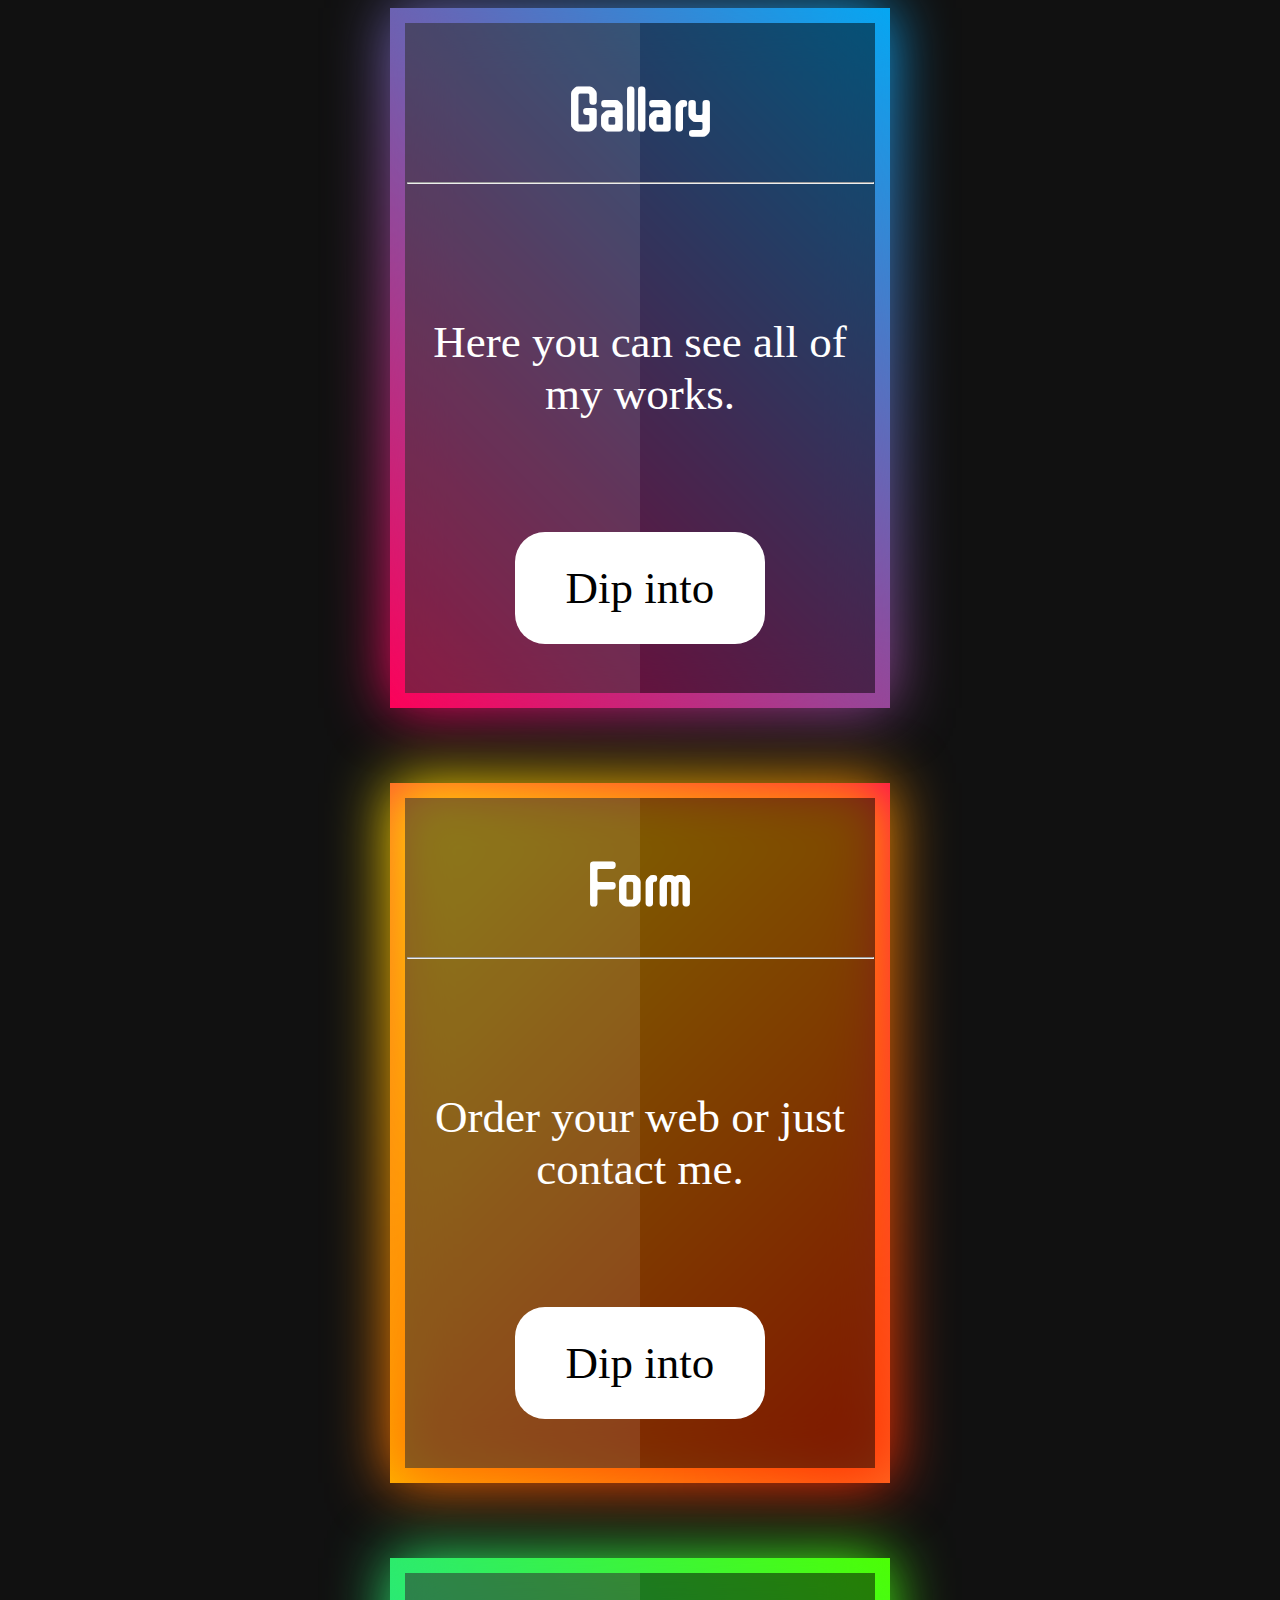
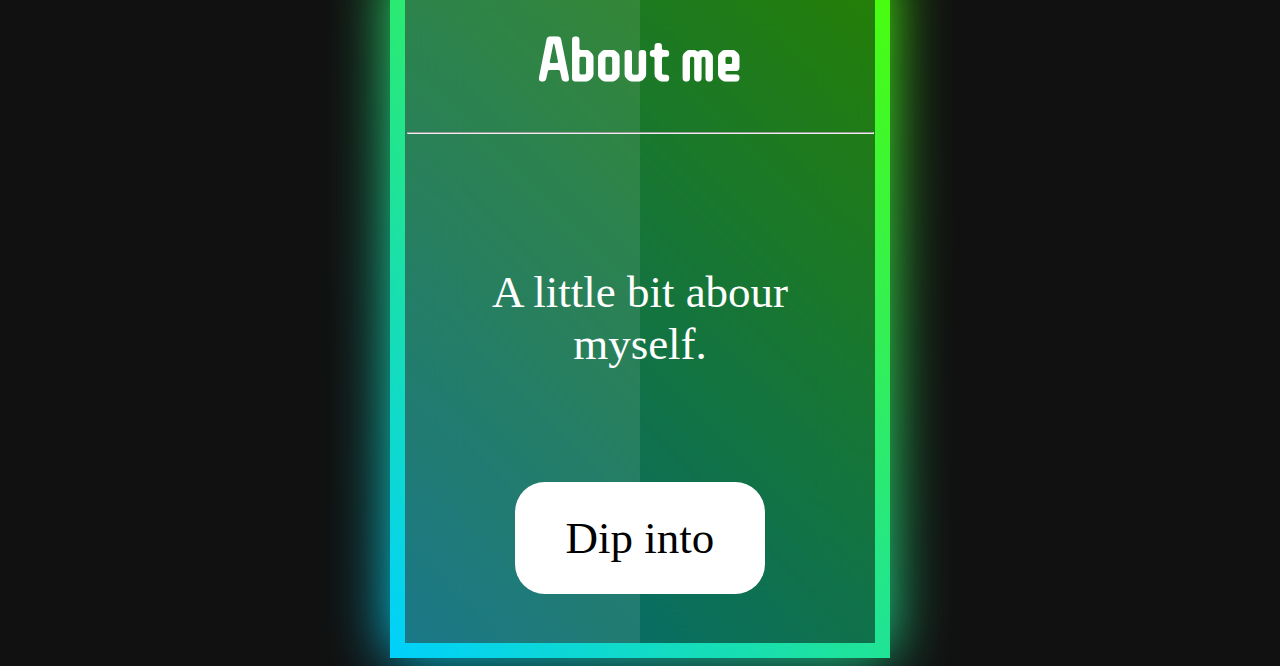
<file: index.html>
<!DOCTYPE html>
<html lang="en">
<head>
    <meta charset="UTF-8">
    <meta http-equiv="X-UA-Compatible" content="IE=edge">
    <meta name="viewport" content="width=device-width, initial-scale=1.0">
    <title>Ip_home</title>
    <link rel="preconnect" href="https://fonts.googleapis.com"> 
<link rel="preconnect" href="https://fonts.gstatic.com" crossorigin> 
<link href="https://fonts.googleapis.com/css2?family=Montserrat&family=ZCOOL+QingKe+HuangYou&display=swap" rel="stylesheet">
<link rel="stylesheet" href="styles/cads.css">
</head>
<body>
     <div class="container">
         <div class="box">
   
             <div class="content">
                <span></span>
                 <h2>Gallary <hr></h2> 
                 <p>Here you can see all of my works. </p>
                 <a href="gallary.html">Dip into</a>
             </div>
             <div class="content">
                <span></span>
                 <h2>Form<hr></h2> 
                 <p>Order your web or just contact me.</p>
                 <a href="rate.html">Dip into</a>
             </div>
             <div class="content">
                           <span></span>
                 <h2>About me <hr></h2> 
                 <p>A little bit abour myself.</p>
                 <a href="about_me.html">Dip into</a>
             </div>
         </div>
     </div>
</body>
</html>
</file>
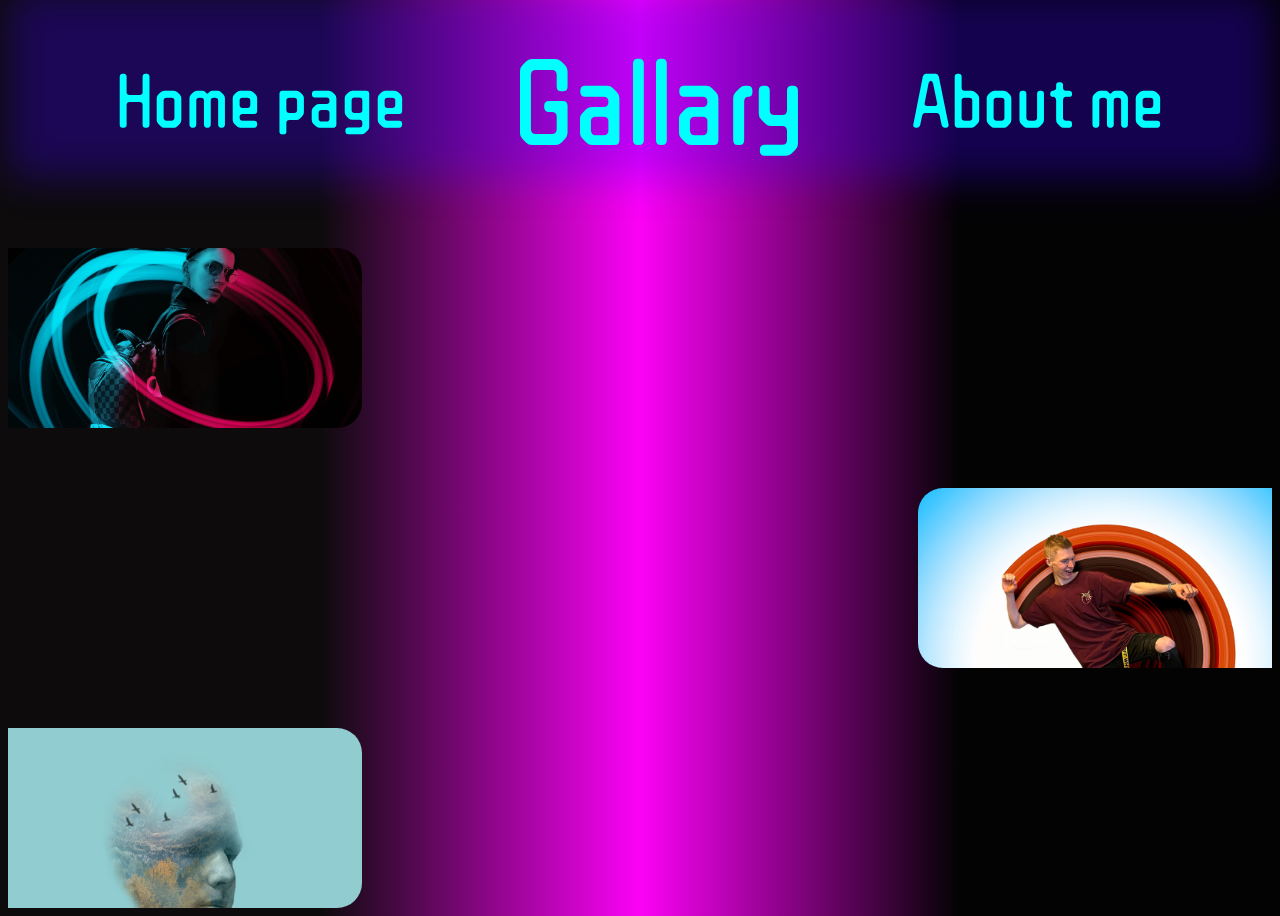
<file: gallary.html>
<!DOCTYPE html>
<html lang="en">
<head>
    <meta charset="UTF-8">
    <meta http-equiv="X-UA-Compatible" content="IE=edge">
    <meta name="viewport" content="width=device-width, initial-scale=1.0">
    <title>Ip_gallary</title>
    <link rel="preconnect" href="https://fonts.googleapis.com"> 
    <link rel="preconnect" href="https://fonts.gstatic.com" crossorigin> 
    <link href="https://fonts.googleapis.com/css2?family=Montserrat&family=ZCOOL+QingKe+HuangYou&display=swap" rel="stylesheet">
    <link rel="stylesheet" href="styles/gallary.css">
</head>
<body>
    <header>
        <div class="home_page"> <a href="/index.html">Home page</a></div>
        <div class="gallary">Gallary</div>
        <div class="information"><a href="/about_me.html">About me</a></div>
    </header>
    <main>
        <div class="work first">
            
        </div>
        <div class="work second">
            <div class="frame two"></div>
        </div>
        <div class="work third">
            <div class="frame three"></div>
        </div>
        <div class="work fours">
            <div class="frame four"></div>
        </div>
    </main>
    
</body>
</html>
</file>
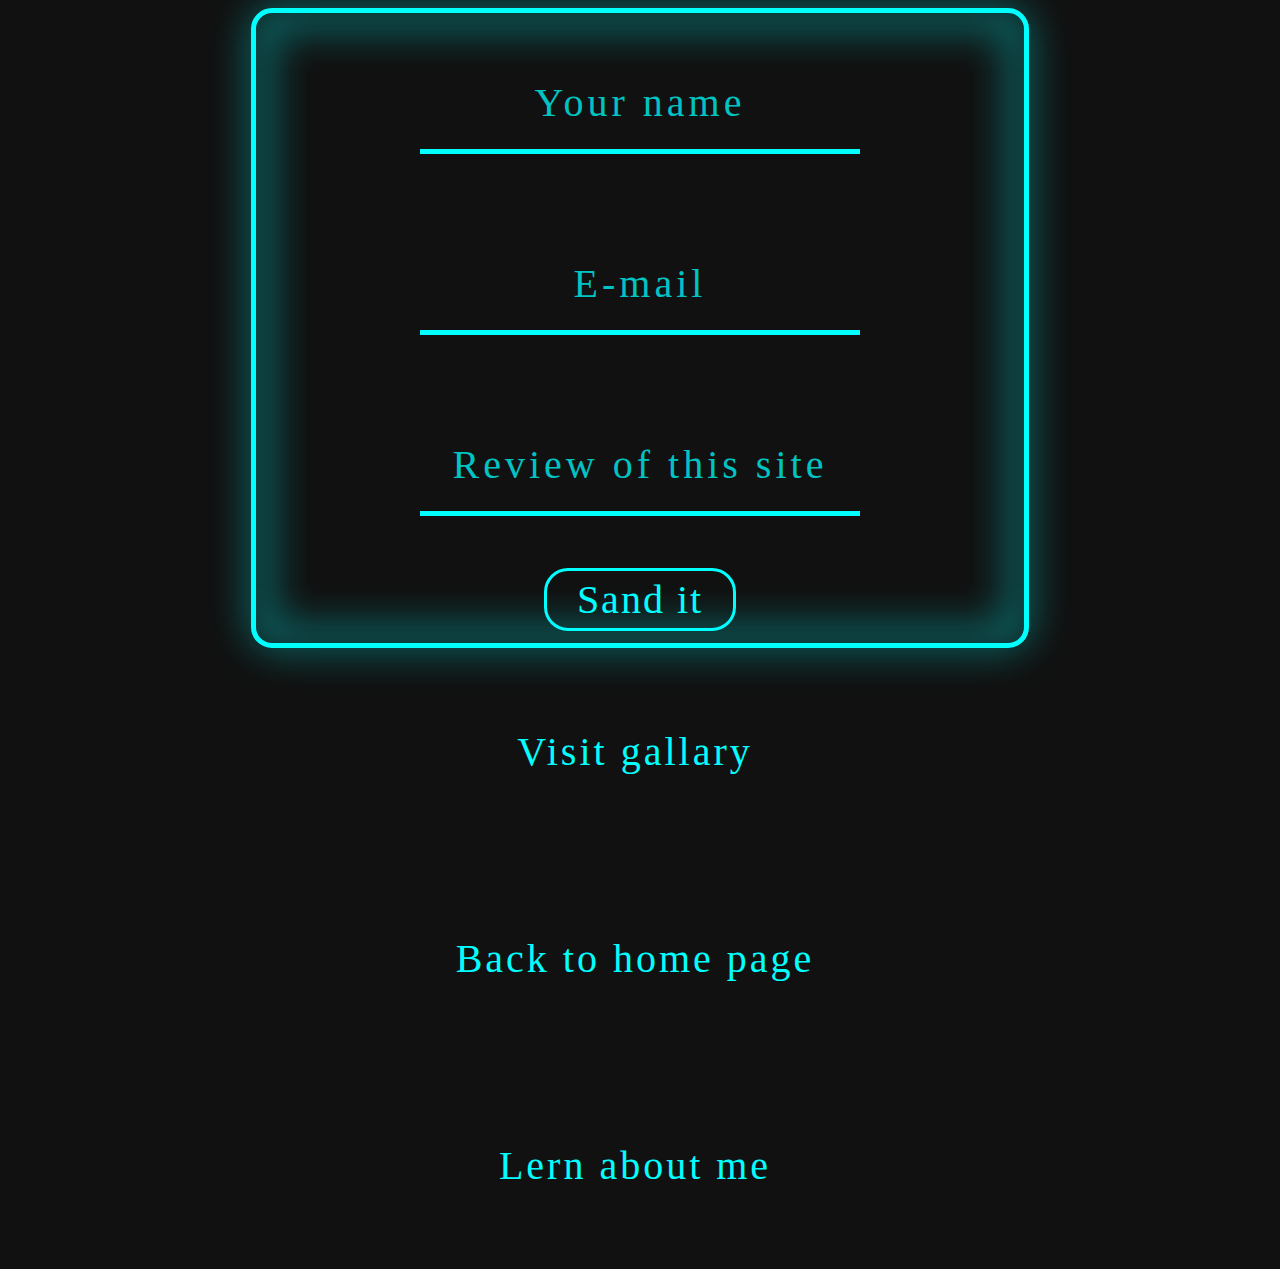
<file: rate.html>
<!DOCTYPE html>
<html lang="en">
<head>
    <meta charset="UTF-8">
    <meta http-equiv="X-UA-Compatible" content="IE=edge">
    <meta name="viewport" content="width=device-width, initial-scale=1.0">
    <title>IP_form</title>
    <link rel="preconnect" href="https://fonts.googleapis.com"> 
    <link rel="preconnect" href="https://fonts.gstatic.com" crossorigin> 
    <link href="https://fonts.googleapis.com/css2?family=Montserrat&family=ZCOOL+QingKe+HuangYou&display=swap" rel="stylesheet">
    <link rel="stylesheet" href="styles/rate.css">
</head>
<body>
    <div class="conteiner"> <form action="send.php"  class="form">
        <div> 
            <!-- <label class="name1" for="name">Name</label>  -->
           <input type="text" placeholder="Your name" required autocomplete="off">
        </div>
        <div class="rate">
            <!-- <label for="rate">Your rate</label> -->
             <input type="email"  list="rate" required placeholder="E-mail" autocomplete="off">
        </div>
        
        <div class="suggestion">
            <!-- <label for="suggestion">Your suggestion</label> -->
             <input id="suggestion"  required placeholder="Review of this site" autocomplete="off">
        </div>
    
        <div class="button">
          <button>Sand it</button>
        </div>
    </form>
    </div>

    <div class="refs">
        <a href="gallary.html">Visit gallary</a>
        <a href="index.html">Back to home page</a>
        <a href="about_me.html">Lern about me</a>
    </div>
    

       
    
    
</body>
</html>
</file>
<file: styles/cads.css>
/* html{
    background-color:#111;
    margin: 0;
    padding:0;
    font-size:30px;
    box-sizing: border-box;
}
h2{
    font-family: ZCOOL QingKe HuangYou;
}
p{
    font-family:monserrat;
}
.container{
    position: relative;
}
.cards{
   
    display: flex;
    align-items: center;
    min-height:100vh;
    justify-content: center;
   max-width: 90%;
   margin: auto;
    flex-wrap: wrap;
    gap:2.5rem;
    position: relative;
    
}



.first , .second , .last {
    color:rgb(222, 213, 213);
    width:500px;
    height: 700px;
    background-color: rgba(0,0,0,0.3);
    transition:0.5s;
    position: relative;
    
    
    
   
}
.first , .second ,  .last h2{
    text-align: center;
}
.first , .second , .last  p{
    padding:0 1rem 0 1rem;
}

.last{
    padding:0 1rem 0 1rem; 
    
}
.first::before {

    position:absolute;
    content:"";
    top: 0rem;
    bottom:0rem;
    left:-1rem;
    right:0rem;
    width:110%;
    height:110%;
    background: linear-gradient(45deg, rgba(255,226,0,1) 0%, rgba(255,38,0,1) 100%); 
z-index: -1;
margin: auto;


}
.first::after{
    position:absolute;
    content:"";
    top: 0;
    bottom:0;
    left:0;
    right:0;
    width:100%;
    height:100%;
    background: linear-gradient(45deg, rgba(255,226,0,1) 0%, rgba(255,38,0,1) 100%); 
    filter: blur(30px);
    z-index: -1;
   
  
}


.first:hover{
    color: black;
    transform: translateY(-30px);
    background-color: rgba(0,0,0,0.3);
    
  
}
.second:hover{
    transform: translateY(-30px);
    background-color: rgba(0,0,0,0.3);
    
}
.last:hover{
    transform: translateY(-30px);
    background-color: rgba(0,0,0,0.3);
   
}

.first{
    background-color: rgba(0,0,0,0.3);
} */

html{
    background: #111;
    margin: 0;
    padding:0;
    font-size:30px;
    box-sizing: border-box;
}
h2{
    text-align: center;
font-family: ZCOOL QingKe HuangYou;
font-size: 2rem;
align-items: center;
width: 100%;

}


p{
font-family:monserrat;
font-size: 1.5rem;
padding-right: 1rem;
padding-left: 1rem;
text-align: center;
align-self: center;
padding-bottom: 1rem;

}
hr{
    size: 10px;
   margin: 1.5rem  0.55rem 0 0.55rem;
}
a{
    display:flex;
    justify-content: center;
    text-decoration: none;
    font-size: 1.5rem;
    padding: 1rem 0;
        color: black;

        
    background-color: #fff;
    position: relative;
   margin-bottom:1.5rem;
   width:50%;
   border-radius: 1rem;
    
}
body{
    display:flex;
    flex-wrap:wrap;
    justify-content:center;
    align-items:center;
    min-height:100vh;
}

  .box{
      display: flex;
      position: relative;
      gap:2.5rem;
      flex-wrap:wrap;
      margin: 0 10% ;
      align-items: center;
      transition:0.5s;
      justify-content:center;
      
  }

  .content{
      color:white;
      position:relative;
      width:500px;
      height:700px;
      background: #111;
      align-items: center; 
      transition:0.5s;
      display: flex;
      flex-wrap:wrap;
      justify-content: center;
      align-items: center;
      
  }

  .container{
      display: flex;
      width: 100vw;
      justify-content: center;
      transition:0.5s;
  }

  .content:hover{
      transform:translateY(-30px)
  }
  .content::before{
      content:"";
      position:absolute;
      left:0;
      right:0;
      top: 0;
      bottom:0;
      background: linear-gradient(45deg, #ffbc00 0%, #ff0058 100%); 
      z-index: -2;
    }
      
  
  .content::after{
      content:"";
      position:absolute;
      left:0;
      right:0;
      top: 0;
      bottom:0;
      background: linear-gradient(135deg, rgba(255,226,0,1) 0%, rgba(255,38,0,1) 100%); 
      filter:blur(30px);
      z-index: -2;
  }

  .content:nth-child(1)::before,
  .content:nth-child(1)::after{

    background: linear-gradient(225deg, #03a9f4 0%, #ff0058);
  }

  .content:nth-child(3)::before,
  .content:nth-child(3)::after{
   
   
   
background: linear-gradient(225deg, #4dff03 0%, #00d0ff 100%);

}
 span{
    position:absolute;
    bottom:15px;
    top:15px;
    left: 15px;
    right:15px;
    background:rgba(0,0,0,0.5);
    z-index:-1;}

    span::before{
        content:" ";
        position:absolute;
        top:0;
        left:0;
        right:0;
        left:0;
        width:50%;
        height: 100%;
        background:rgba(255,255,255,0.1);
       
    }

    .content {
        position:relative;
        z-index: 10;
    }
</file>
<file: styles/gallary.css>
html{
    margin: 0;
    padding:0;
    box-sizing: border-box;
    font-size:30px;
    font-family: ZCOOL QingKe HuangYou;
}

body{
    background: linear-gradient(90deg, rgba(13,11,11,1) 25%, rgba(252,2,246,1) 50%, rgba(3,3,3,1) 75%);
}
header{
    position:relative;
    color:cyan;
    height:20vh;
    align-items:center;
    
    display:flex;
    justify-content:space-evenly;
    font-size:2.5rem;
    /* font-style: italic; */
    position: relative;
    background: transparent;
   
}
.gallary{
    font-size:4rem;
    transition: .8s;
}

.home_page {
    position:relative;
    left:-40rem;
    transform: translateX(40rem);
    transition: .8s;
    
   
   
}
.information{
    position:relative;
   right:-40rem;
   transform: translateX(-40rem);
    transition: .8s;
   
}


 


header::before{
    content:" ";
    left: 0;
    right:0;
    top:-0.6rem;
    bottom:0.3rem;
    position:absolute;
    background: rgb(60, 0, 255);
   z-index:-1;
   opacity: .3;
   filter: blur(20px);
}


main{
    overflow:hidden;
    position:relative;
    display:grid;
    grid-template-rows: repeat(4, 1fr);
    height:80vh;
}
.work{
position:relative;
margin-top:2rem;
    align-self:flex-end;
   
    width:30vw;
    height:20vh;
    border-radius:25px
}
.second , .fours{
    justify-self: flex-end;
   left:21rem;
   transform: translateX(-20rem);
   transition: all 0.5s;
}

.first , .third{
    left:-21rem;
    transform: translateX(20rem);
    transition: all 0.5s;
    
}

.third {
   
background-image: url(/images/dark-blue.png);
 background-position: center 25rem;
 
 background-size: cover;
}
 .second{
   
     background-image: url(/images/йа.png);
     background-position: center 25rem;
     background-size: cover;
 }
 .first{
     background-image: url(/images/dl.png);
     background-position: center 23rem;
    background-size: cover;

    
 }

 .work:hover{
transform:scale(1.5);
height:50vh;
width:25vw;
left: 20%;
top:10%;

 }

 .second:hover{
    left: -20%;
    top:10%;
    

 }

 a{
     text-decoration: none;
     color:cyan;
 }

 

 header div:hover , a:hover{
    letter-spacing: 10px;
    transition: .5s;
    color:gold
 }
</file>
<file: styles/rate.css>
html{
    box-sizing:border-box;
    margin:0;
    padding:0;
    font-size:40px;
    font-family: ZCOOL QingKe HuangYou;
    letter-spacing: 3px;
   
}
body{
    background:#111;
    display: grid;
    justify-content: center;
     align-items: center;
    height:100vh;   
}

form{
  border:5px solid cyan;
    display:grid;
    border-radius:21px;
    position:relative;
    width:60vw;
    height:70vh;
    grid-template-rows: repeat(4 ,1fr);
    margin: 0 auto;
    
    align-items: center;
}
form::after{
    position: absolute;
   content:" ";
   top: 0;
   right:0;
   bottom:0;
   left:0;
   border:10px solid cyan;
  filter:blur(20px);
   border-radius:21px;
   z-index: -1;
  
   
  

}
form div{
    display:grid;
    justify-content:center;
   
}
input{
    letter-spacing: 4px;
    font-family:inherit;
    background: none;
    border:5px solid cyan;
    border-style:none none  solid none;
    
    color:rgb(0, 195, 195);
    font-size: 1rem;
    padding:.7rem;
    margin:1rem;
    width:30vw;
    text-align: center;
transition:all .3s
}
::placeholder{
    font-family: monserrat;
    color:rgb(0, 195, 195);
    text-align: center;
    font-size:inherit
}

 input:hover {
  
    outline:none;
    border-color:  cyan;
    transform:scale(1.2,1.2)
  
}

input:focus  {
    border-color:cyan;
    transform:scale(1.2,1.2);
    outline:none;
    color:aliceblue;
}
input:not(:placeholder-shown)  {
    border-color:#09ff00e1;
   color:#09ff00e1;
    outline:none;
}

button {
    letter-spacing: 2px;
    font-family:monserrat;
    width:15vw;
    height:7vh;
    border-radius:24px;
    background-color:transparent;
    border:3px solid cyan;
    color :cyan;
    font-size: 1rem;
    transition:all 0.3s;

}

button:hover{
    transform:scale(1.2,1.2)
}
button:hover{
    border-color:#09ff00e1;
   color:#09ff00e1;transform:scale(1.2,1.2);
}
.refs{
    display:flex;
    justify-content: space-evenly;
    flex-wrap:wrap;
    width:60vw;
    
}
a{
    font-family: monserrat;
    padding:2rem;
    text-decoration:none;
    color: cyan;
    transition:.3s;
}

a:hover{  border-color:#09ff00e1;
    color:#09ff00e1;transform:scale(1.2,1.2);}
</file>
